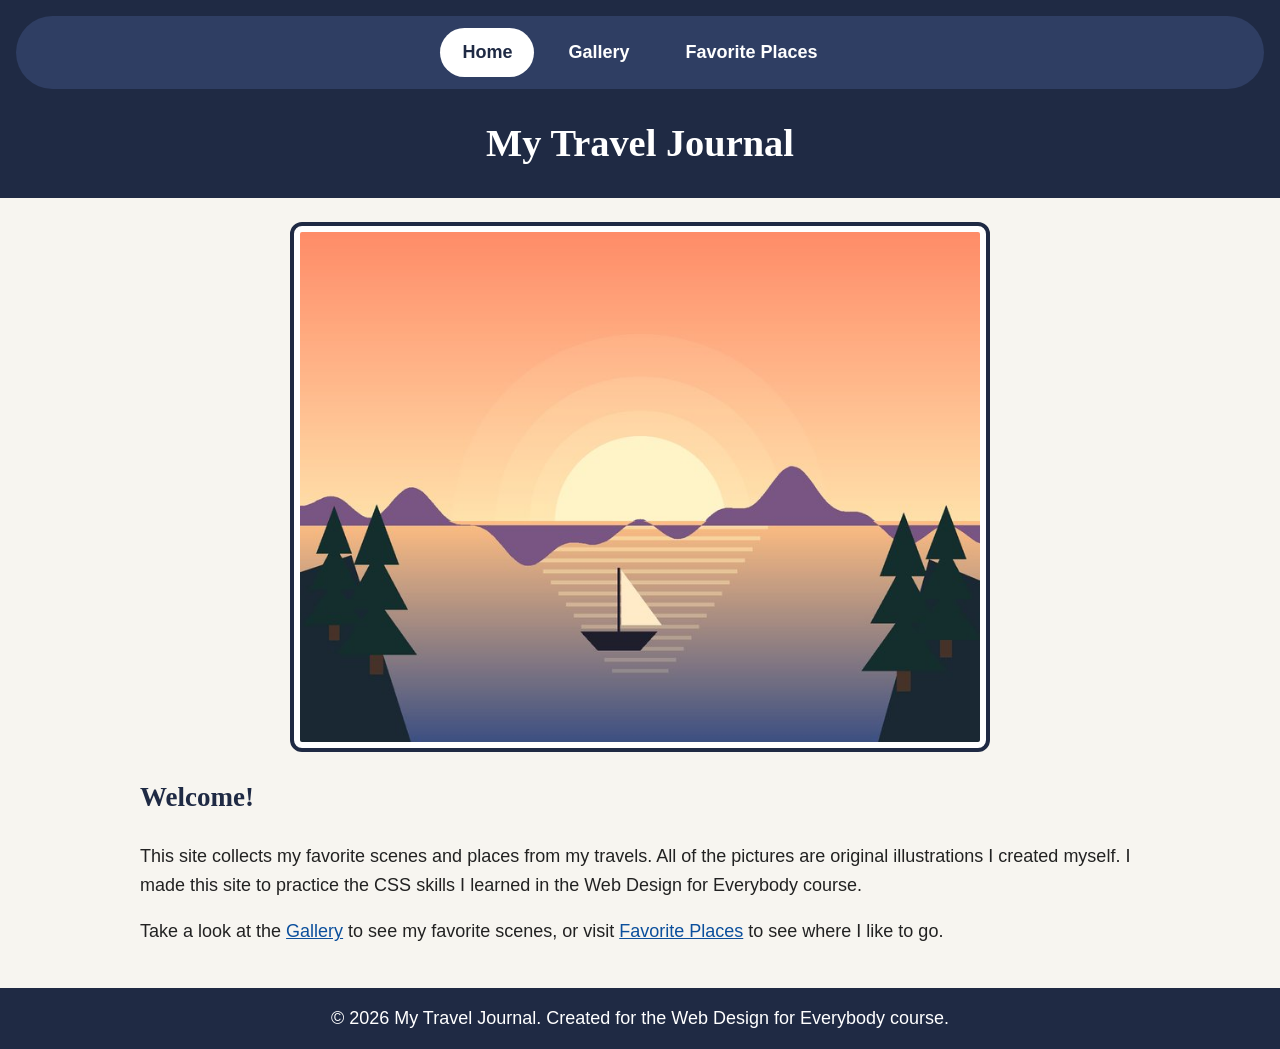
<file: CSS-final-project/index.html>
<!DOCTYPE html>
<html lang="en">

<head>
  <meta charset="utf-8">
  <meta name="viewport" content="width=device-width, initial-scale=1">
  <title>My Travel Journal - Home</title>
  <link rel="stylesheet" href="css/style.css">
</head>

<body>
  <a href="#main-content" class="skip-link">Skip to Main Content</a>
  <header>
    <nav aria-label="Main navigation">
      <ul>
        <li><a href="index.html" aria-current="page">Home</a></li>
        <li><a href="gallery.html">Gallery</a></li>
        <li><a href="places.html">Favorite Places</a></li>
      </ul>
    </nav>
    <h1>My Travel Journal</h1>
  </header>
  <main id="main-content">
    <img class="hero" src="images/hero.jpg" alt="Sunrise over a calm lake with a small sailboat and distant purple mountains">
    <h2>Welcome!</h2>
    <p>This site collects my favorite scenes and places from my travels. All of the pictures are original
      illustrations I created myself. I made this site to practice the CSS skills I learned in the Web Design
      for Everybody course.</p>
    <p>Take a look at the <a href="gallery.html">Gallery</a> to see my favorite scenes, or visit
      <a href="places.html">Favorite Places</a> to see where I like to go.</p>
  </main>
  <footer>
    <p>&copy; 2026 My Travel Journal. Created for the Web Design for Everybody course.</p>
  </footer>

</body>

</html>
</file>
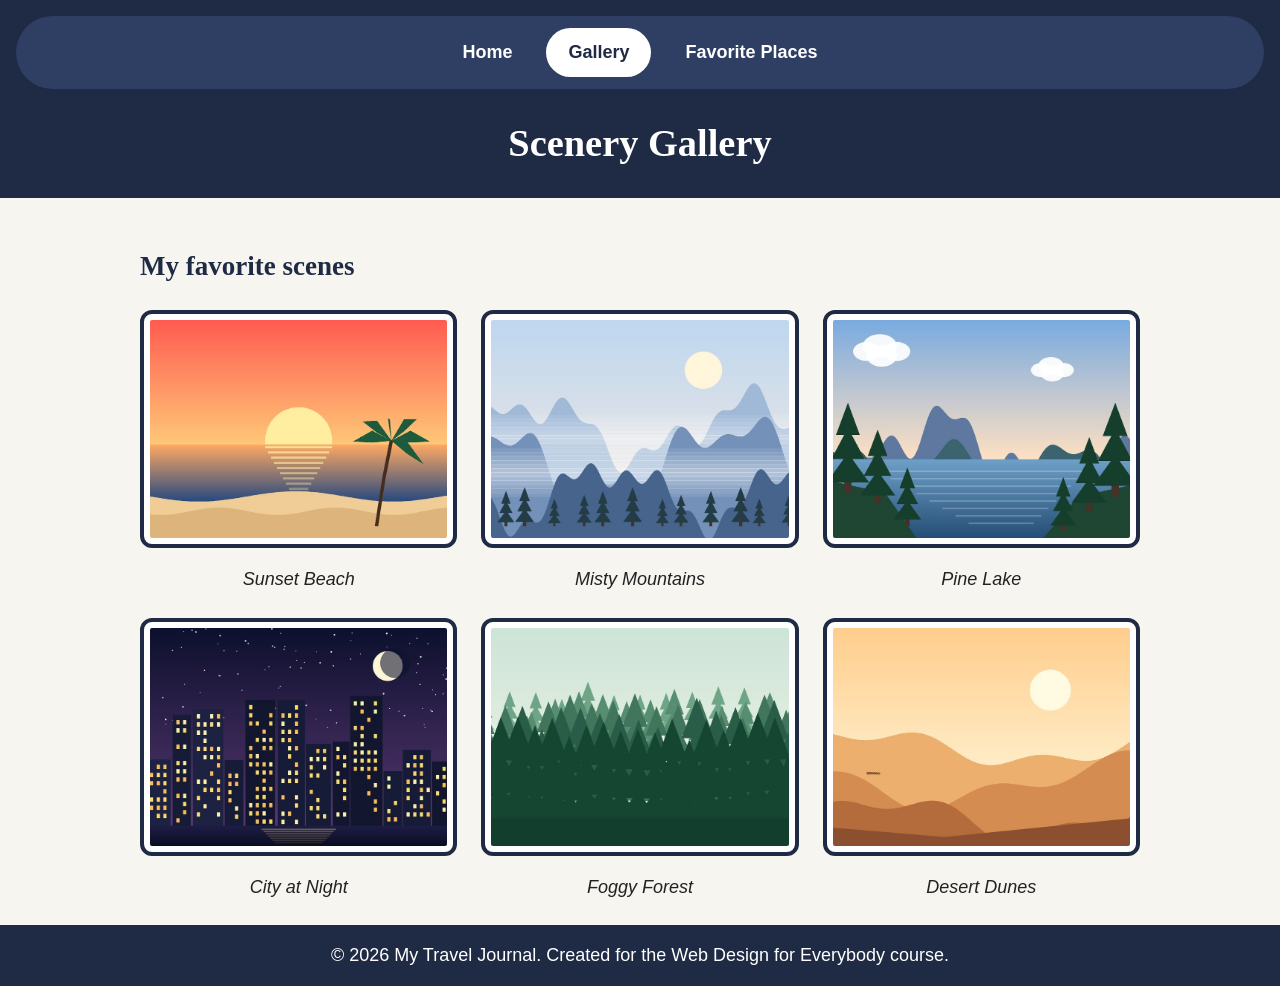
<file: CSS-final-project/gallery.html>
<!DOCTYPE html>
<html lang="en">

<head>
  <meta charset="utf-8">
  <meta name="viewport" content="width=device-width, initial-scale=1">
  <title>My Travel Journal - Gallery</title>
  <link rel="stylesheet" href="css/style.css">
</head>

<body>
  <a href="#main-content" class="skip-link">Skip to Main Content</a>
  <header>
    <nav aria-label="Main navigation">
      <ul>
        <li><a href="index.html">Home</a></li>
        <li><a href="gallery.html" aria-current="page">Gallery</a></li>
        <li><a href="places.html">Favorite Places</a></li>
      </ul>
    </nav>
    <h1>Scenery Gallery</h1>
  </header>
  <main id="main-content">
    <h2>My favorite scenes</h2>
    <div class="grid">
      <figure>
        <img src="images/photo1.jpg" alt="Sunset on a quiet beach with a palm tree">
        <figcaption>Sunset Beach</figcaption>
      </figure>
      <figure>
        <img src="images/photo2.jpg" alt="Layers of misty blue mountains under a pale sun">
        <figcaption>Misty Mountains</figcaption>
      </figure>
      <figure>
        <img src="images/photo3.jpg" alt="A calm lake surrounded by pine trees and distant mountains">
        <figcaption>Pine Lake</figcaption>
      </figure>
      <figure>
        <img src="images/photo4.jpg" alt="A city skyline at night with lit windows and a crescent moon">
        <figcaption>City at Night</figcaption>
      </figure>
      <figure>
        <img src="images/photo5.jpg" alt="Rows of tall green pine trees in a foggy forest">
        <figcaption>Foggy Forest</figcaption>
      </figure>
      <figure>
        <img src="images/photo6.jpg" alt="Orange sand dunes under a warm afternoon sun">
        <figcaption>Desert Dunes</figcaption>
      </figure>
    </div>
  </main>
  <footer>
    <p>&copy; 2026 My Travel Journal. Created for the Web Design for Everybody course.</p>
  </footer>

</body>

</html>
</file>
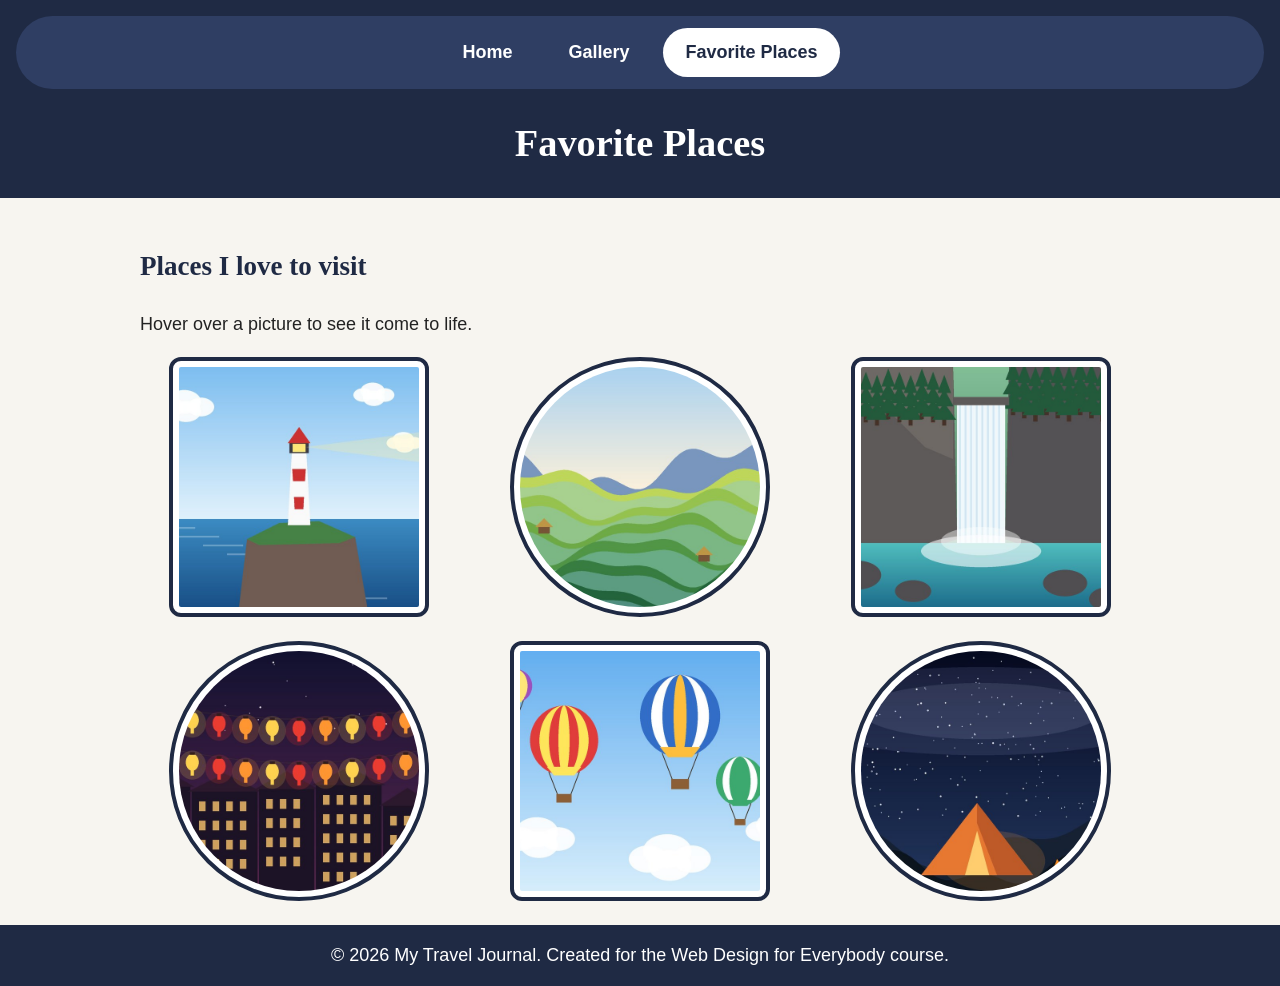
<file: CSS-final-project/places.html>
<!DOCTYPE html>
<html lang="en">

<head>
  <meta charset="utf-8">
  <meta name="viewport" content="width=device-width, initial-scale=1">
  <title>My Travel Journal - Favorite Places</title>
  <link rel="stylesheet" href="css/style.css">
</head>

<body>
  <a href="#main-content" class="skip-link">Skip to Main Content</a>
  <header>
    <nav aria-label="Main navigation">
      <ul>
        <li><a href="index.html">Home</a></li>
        <li><a href="gallery.html">Gallery</a></li>
        <li><a href="places.html" aria-current="page">Favorite Places</a></li>
      </ul>
    </nav>
    <h1>Favorite Places</h1>
  </header>
  <main id="main-content">
    <h2>Places I love to visit</h2>
    <p>Hover over a picture to see it come to life.</p>
    <div class="flex">
      <img src="images/place1.jpg" alt="A red and white lighthouse on a rocky cliff above the sea">
      <img src="images/place2.jpg" alt="Green rice terraces rolling down a hillside with two small huts">
      <img src="images/place3.jpg" alt="A waterfall pouring into a turquoise pool between cliffs">
      <img src="images/place4.jpg" alt="Glowing red and yellow lanterns hanging over an old town at night">
      <img src="images/place5.jpg" alt="Colorful hot air balloons floating in a blue sky">
      <img src="images/place6.jpg" alt="An orange tent and campfire under a sky full of stars">
    </div>
  </main>
  <footer>
    <p>&copy; 2026 My Travel Journal. Created for the Web Design for Everybody course.</p>
  </footer>

</body>

</html>
</file>
<file: CSS-final-project/css/style.css>
/* =====================================================
   style.css - Dự án cuối khóa: My Travel Journal
   MỘT file CSS dùng chung cho cả 3 trang
   ===================================================== */

/* ---------- Cài đặt chung ---------- */
body {
  font-family: Arial, Helvetica, sans-serif;
  font-size: 18px;
  line-height: 1.6;           /* dòng thoáng, dễ đọc */
  color: #222222;             /* chữ gần như đen: tương phản cao trên nền sáng */
  background-color: #f7f5f0;  /* nền kem nhạt */
  margin: 0;                  /* bỏ khoảng trắng mặc định quanh trang */
}

/* ---------- Bước 3: Link "Skip to Main Content" ----------
   Dùng thuộc tính position + :focus.
   Bình thường: nằm ngoài màn hình (không nhìn thấy).
   Khi bấm phím Tab (focus): hiện ra ở góc trên bên trái. */
.skip-link {
  position: absolute;     /* đặt vị trí tự do, không ảnh hưởng bố cục */
  left: -9999px;          /* đẩy ra khỏi màn hình */
  top: 0;
}

.skip-link:focus {
  left: 16px;             /* kéo vào màn hình khi được focus */
  top: 16px;
  z-index: 100;           /* nằm đè lên mọi thứ khác */
  background-color: #ffd166;
  color: #1f2a44;
  font-weight: bold;
  padding: 10px 16px;
  border-radius: 6px;
}

/* ---------- Header ---------- */
header {
  background-color: #1f2a44;   /* xanh navy đậm */
  padding: 16px 16px 24px;
}

h1 {
  color: #ffffff;              /* chữ trắng trên nền navy */
  text-align: center;
  font-family: Georgia, serif;
  font-size: 2.4rem;
  margin: 24px 0 0;
}

h2 {
  font-family: Georgia, serif;
  color: #1f2a44;
}

/* ---------- Bước 4 + 7: Thanh điều hướng (nav) dùng flex ----------
   Ít nhất 3 thuộc tính CSS: display, justify-content, gap,
   background-color, padding, border-radius... */
nav ul {
  display: flex;                 /* Bước 7: dùng flex cho thanh nav */
  justify-content: center;       /* căn các mục ra giữa */
  flex-wrap: wrap;               /* tự xuống dòng nếu màn hình hẹp */
  gap: 12px;                     /* khoảng cách giữa các mục */
  list-style: none;              /* bỏ dấu chấm đầu dòng */
  margin: 0;
  padding: 12px;
  background-color: #2f3e63;     /* nền nav sáng hơn header một chút */
  border-radius: 40px;           /* bo tròn thanh nav */
}

nav a {
  display: block;
  color: #ffffff;
  text-decoration: none;         /* bỏ gạch chân */
  font-weight: bold;
  padding: 10px 22px;
  border-radius: 30px;
  transition: background-color 0.3s ease, transform 0.3s ease;
}

/* Bước 8: hiệu ứng :hover cho link trong nav */
nav a:hover {
  background-color: #ffd166;     /* đổi sang màu vàng */
  color: #1f2a44;                /* chữ đậm để vẫn dễ đọc */
  transform: translateY(-3px);   /* nhấc lên một chút */
}

/* Trang hiện tại được tô nổi bật */
nav a[aria-current="page"] {
  background-color: #ffffff;
  color: #1f2a44;
}

/* Khi dùng phím Tab, viền focus rõ ràng cho người dùng bàn phím */
a:focus {
  outline: 3px solid #ffd166;
  outline-offset: 2px;
}

/* ---------- Nội dung chính ---------- */
main {
  max-width: 1000px;     /* không rộng quá 1000px */
  margin: 0 auto;        /* căn giữa */
  padding: 24px 16px;
}

main a {
  color: #0b4f9c;        /* link xanh đậm, tương phản tốt trên nền sáng */
}

/* ---------- Bước 5: Box model cho TẤT CẢ ảnh ----------
   border (viền) + padding (đệm) + border-radius (bo góc) */
img {
  box-sizing: border-box;      /* chiều rộng đã gồm cả viền và padding */
  max-width: 100%;
  height: auto;
  border: 4px solid #1f2a44;   /* viền */
  padding: 6px;                /* khoảng đệm giữa viền và ảnh */
  border-radius: 12px;         /* bo góc */
  background-color: #ffffff;   /* màu nền của phần padding */
  transition: transform 0.3s ease, box-shadow 0.3s ease;
}

/* Bước 8: hiệu ứng :hover cho ảnh - phóng to nhẹ và đổ bóng */
img:hover {
  transform: scale(1.05);
  box-shadow: 0 8px 20px rgba(0, 0, 0, 0.35);
}

.hero {
  display: block;
  width: 100%;
  max-width: 700px;
  margin: 0 auto 24px;
}

/* ---------- Bước 6: Grid (trang Gallery) ----------
   Hơn 2 cột: ở đây dùng 3 cột bằng nhau */
.grid {
  display: grid;
  grid-template-columns: repeat(3, 1fr);  /* 3 cột, mỗi cột 1 phần bằng nhau */
  gap: 24px;                              /* khoảng cách giữa các ô */
}

.grid figure {
  margin: 0;
  text-align: center;
}

.grid img {
  width: 100%;
  aspect-ratio: 4 / 3;      /* tất cả ảnh cùng tỉ lệ */
  object-fit: cover;        /* cắt ảnh cho vừa khung, không bị méo */
}

.grid figcaption {
  margin-top: 8px;
  font-style: italic;
}

/* ---------- Bước 7: Flex (trang Favorite Places) ---------- */
.flex {
  display: flex;
  flex-wrap: wrap;                 /* xuống dòng khi hết chỗ */
  justify-content: space-around;   /* chia đều khoảng trống */
  gap: 24px;
}

.flex img {
  width: 260px;
  aspect-ratio: 1 / 1;      /* ảnh vuông */
  object-fit: cover;
}

/* ---------- Bước 9: nth-child ----------
   Ảnh thứ chẵn (2, 4, 6) bo tròn thành hình tròn,
   ảnh lẻ giữ bo góc như cũ */
.flex img:nth-child(even) {
  border-radius: 50%;
}

/* ---------- Footer ---------- */
footer {
  background-color: #1f2a44;
  color: #ffffff;           /* chữ trắng trên nền navy */
  text-align: center;
  padding: 16px;
}

footer p {
  margin: 0;
}

/* ---------- Màn hình nhỏ (điện thoại) ---------- */
@media (max-width: 700px) {
  .grid {
    grid-template-columns: 1fr;   /* chỉ 1 cột trên điện thoại */
  }
}
</file>
